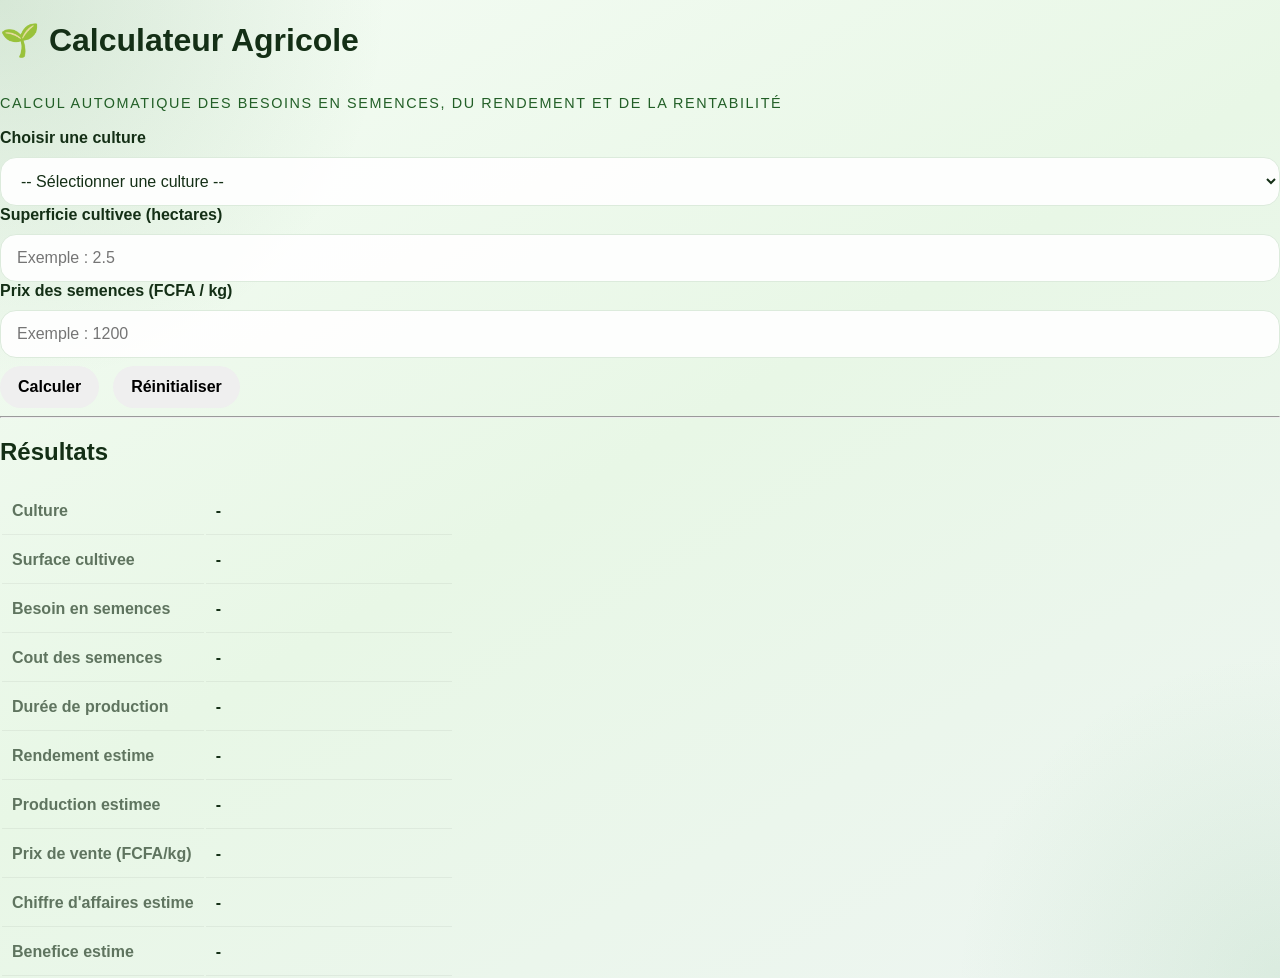
<file: calculatore.html>
<!DOCTYPE html>
<html lang="fr">

<head>
    <meta charset="UTF-8">
    <meta name="viewport" content="width=device-width, initial-scale=1.0">

    <title>Calculateur Agricole - Besoins en Semences</title>

    <link rel="stylesheet" href="calculator.css">
</head>

<body>

<div class="container">

    <div class="calculator">

        <h1>🌱 Calculateur Agricole</h1>

        <p class="subtitle">
            Calcul automatique des besoins en semences, du rendement et de la rentabilité
        </p>

        <div class="form-group">

            <label for="culture">
                Choisir une culture
            </label>

            <select id="culture">

                <option value="">-- Sélectionner une culture --</option>

                <option value="mais">🌽 Maïs</option>

                <option value="sorgho">🌾 Sorgho</option>

                <option value="mil">🌾 Mil</option>

                <option value="arachide">🥜 Arachide</option>

                <option value="gombo">🥬 Gombo</option>

                <option value="tomate">🍅 Tomate</option>

                <option value="piment">🌶️ Piment</option>

                <option value="oignon">🧅 Oignon</option>

                <option value="papaye">🥭 Papaye</option>

                <option value="poivron">🫑 Poivron</option>

            </select>

        </div>

        <div class="form-group">

            <label for="surface">
                Superficie cultivee (hectares)
            </label>

            <input
                type="number"
                id="surface"
                min="0"
                step="0.01"
                placeholder="Exemple : 2.5">

        </div>

        <div class="form-group">

            <label for="prix">
                Prix des semences (FCFA / kg)
            </label>

            <input
                type="number"
                id="prix"
                min="0"
                placeholder="Exemple : 1200">

        </div>

        <div class="buttons">

            <button onclick="calculer()">
                Calculer
            </button>

            <button onclick="reinitialiser()">
                Réinitialiser
            </button>

        </div>

        <hr>

        <h2>Résultats</h2>

        <div id="resultat">

            <table class="result-table">

                <tr>

                    <th>Culture</th>

                    <td id="resCulture">-</td>

                </tr>

                <tr>

                    <th>Surface cultivee</th>

                    <td id="resSurface">-</td>

                </tr>

                <tr>

                    <th>Besoin en semences</th>

                    <td id="resSemence">-</td>

                </tr>

                <tr>

                    <th>Cout des semences</th>

                    <td id="resCout">-</td>

                </tr>

                <tr>

                    <th>Durée de production</th>

                    <td id="resDuree">-</td>

                </tr>

                <tr>

                    <th>Rendement estime</th>

                    <td id="resRendement">-</td>

                </tr>

                <tr>

                    <th>Production estimee</th>

                    <td id="resProduction">-</td>

                </tr>

                <tr>

                    <th>Prix de vente (FCFA/kg)</th>

                    <td id="resPrixVente">-</td>

                </tr>

                <tr>

                    <th>Chiffre d'affaires estime</th>

                    <td id="resCA">-</td>

                </tr>

                <tr>

                    <th>Benefice estime</th>

                    <td id="resBenefice">-</td>

                </tr>

            </table>

        </div>

    </div>

</div>

<script src="calculator.js"></script>

</body>
</html>
</file>
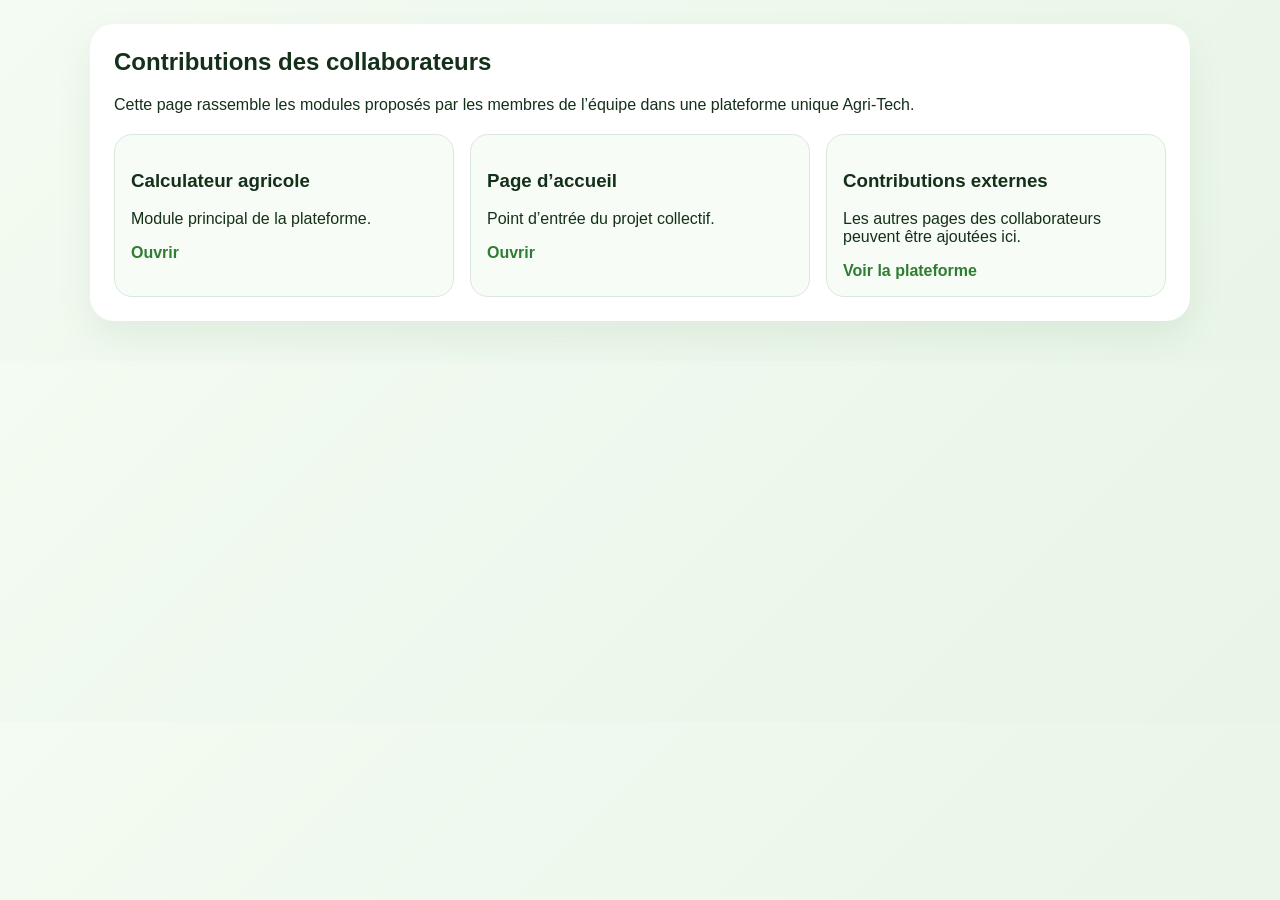
<file: collaborateurs.html>
<!DOCTYPE html>
<html lang="fr">
<head>
    <meta charset="UTF-8">
    <meta name="viewport" content="width=device-width, initial-scale=1.0">
    <title>Contributions des collaborateurs - Agri-Tech</title>
    <style>
        body {
            margin: 0;
            font-family: "Segoe UI", Tahoma, Geneva, Verdana, sans-serif;
            background: linear-gradient(135deg, #f4fbf2 0%, #e8f5e8 100%);
            color: #143019;
        }
        .page { max-width: 1100px; margin: 0 auto; padding: 24px 16px 40px; }
        .card {
            background: white;
            border-radius: 24px;
            padding: clamp(16px, 3vw, 24px);
            box-shadow: 0 16px 36px rgba(34, 95, 39, 0.08);
        }
        h1 { margin-top: 0; }
        .grid { display: grid; grid-template-columns: repeat(auto-fit, minmax(220px, 1fr)); gap: 16px; margin-top: 20px; }
        @media (max-width: 600px) {
            .page { padding: 16px 12px 28px; }
            .grid { grid-template-columns: 1fr; }
            h1 { font-size: 1.5rem; }
        }
        .module {
            border: 1px solid #dbe8dc;
            border-radius: 18px;
            padding: 16px;
            background: #f7fcf6;
        }
        a { color: #2f7d32; font-weight: 700; text-decoration: none; }
    </style>
</head>
<body>
    <main class="page">
        <section class="card">
            <h1>Contributions des collaborateurs</h1>
            <p>Cette page rassemble les modules proposés par les membres de l’équipe dans une plateforme unique Agri-Tech.</p>
            <div class="grid">
                <div class="module">
                    <h3>Calculateur agricole</h3>
                    <p>Module principal de la plateforme.</p>
                    <a href="Agri-Tech/calculator.html">Ouvrir</a>
                </div>
                <div class="module">
                    <h3>Page d’accueil</h3>
                    <p>Point d’entrée du projet collectif.</p>
                    <a href="index.html">Ouvrir</a>
                </div>
                <div class="module">
                    <h3>Contributions externes</h3>
                    <p>Les autres pages des collaborateurs peuvent être ajoutées ici.</p>
                    <a href="index.html">Voir la plateforme</a>
                </div>
            </div>
        </section>
    </main>
</body>
</html>
</file>
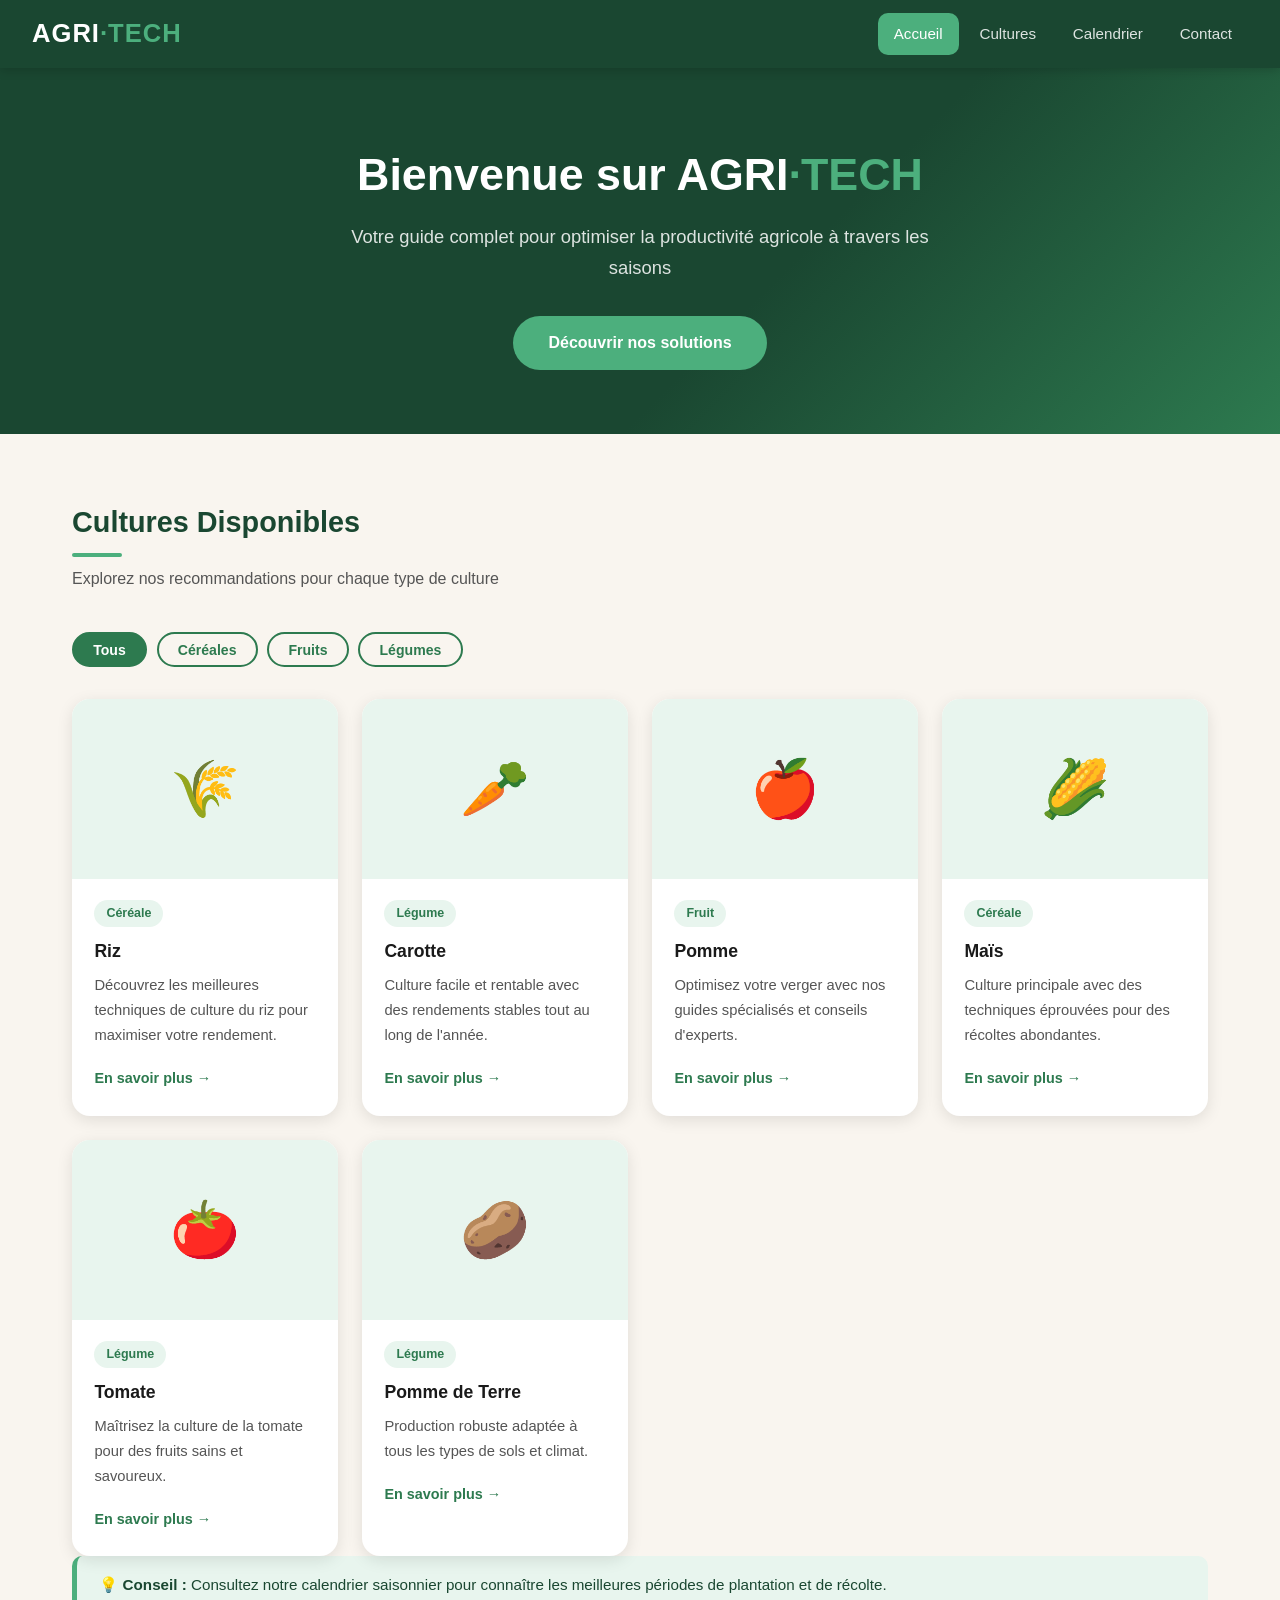
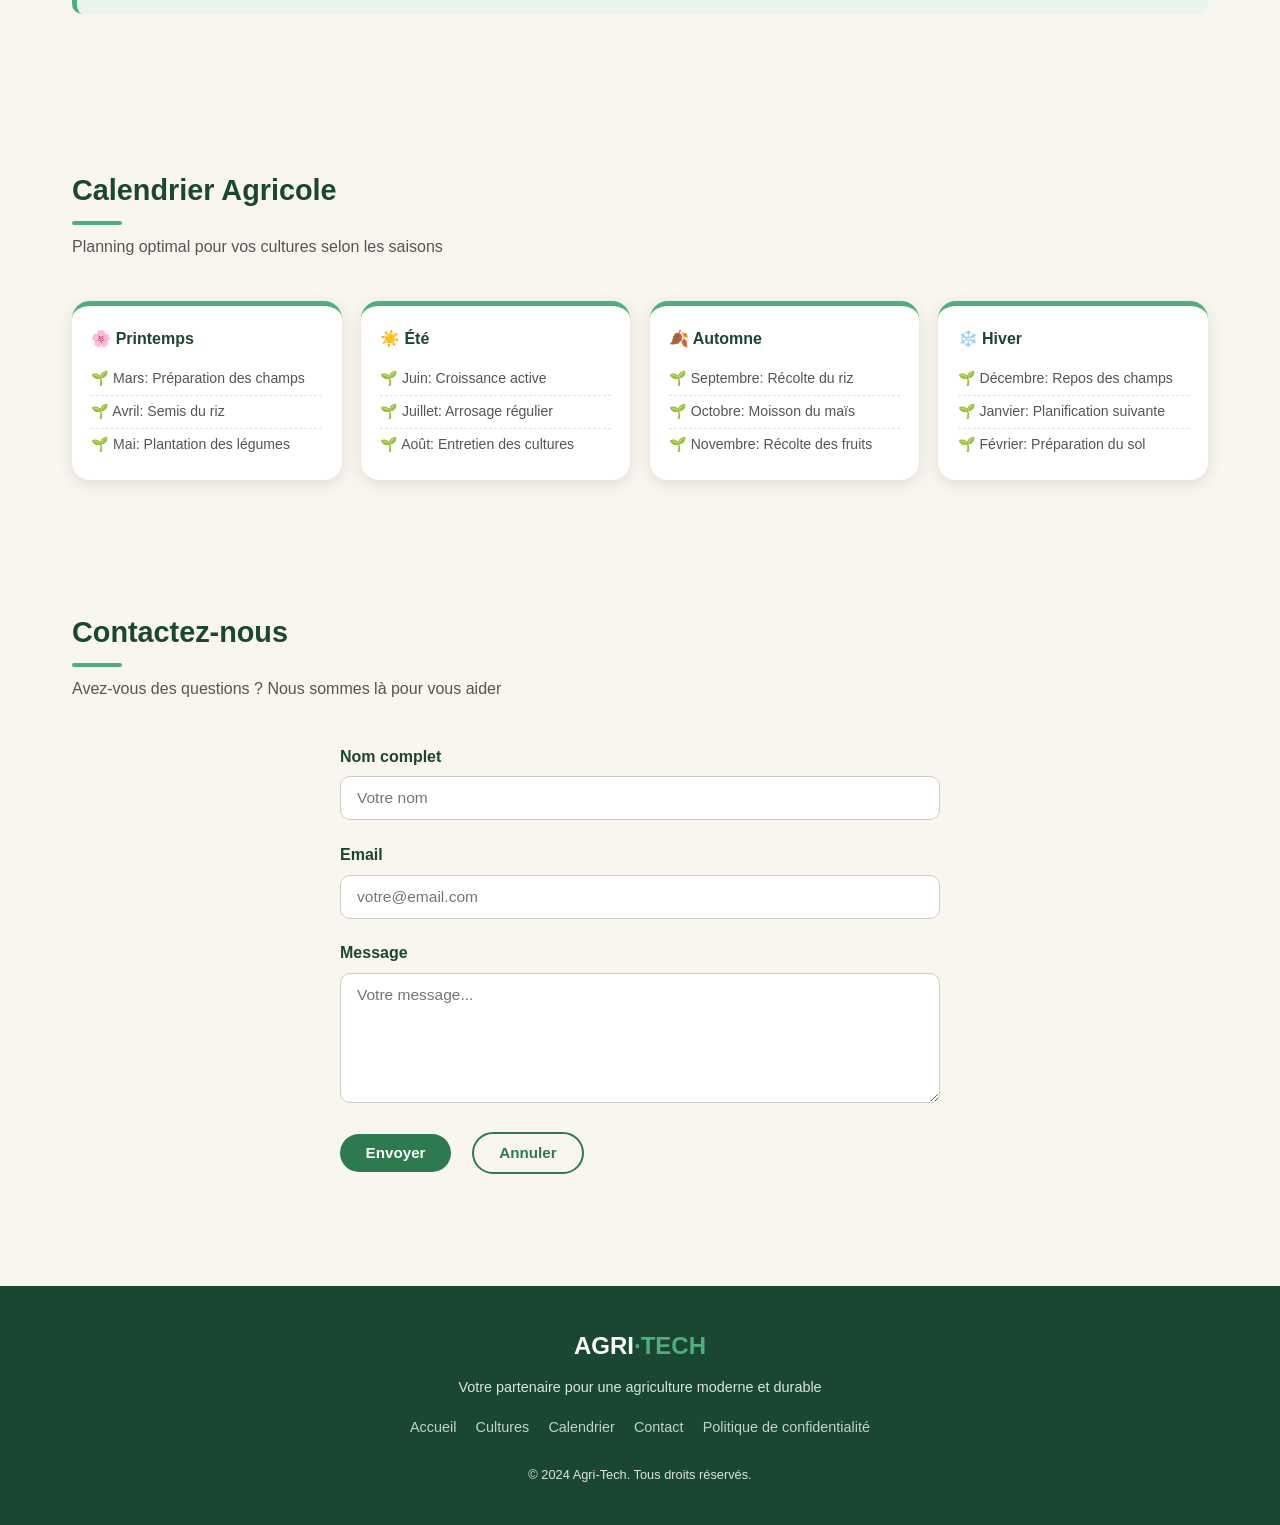
<file: preview.html>
<!DOCTYPE html>
<html lang="fr">
<head>
    <meta charset="UTF-8">
    <meta name="viewport" content="width=device-width, initial-scale=1.0">
    <title>Agri-Tech - Aperçu CSS</title>
    <link rel="stylesheet" href="CSS/style-ibrahima.css">
</head>
<body>
    <!-- NAVBAR -->
    <nav class="navbar">
        <div class="logo">AGRI<span>·TECH</span></div>
        <div class="nav-links">
            <a href="#home" class="active">Accueil</a>
            <a href="#cultures">Cultures</a>
            <a href="#calendar">Calendrier</a>
            <a href="#contact">Contact</a>
        </div>
        <div class="nav-toggle">
            <span></span>
            <span></span>
            <span></span>
        </div>
    </nav>

    <!-- HERO SECTION -->
    <section class="hero" id="home">
        <h1>Bienvenue sur AGRI<span>·TECH</span></h1>
        <p>Votre guide complet pour optimiser la productivité agricole à travers les saisons</p>
        <a href="#cultures" class="btn-hero">Découvrir nos solutions</a>
    </section>

    <!-- SECTION CULTURES -->
    <section class="section" id="cultures">
        <h2 class="section-title">Cultures Disponibles</h2>
        <p class="section-subtitle">Explorez nos recommandations pour chaque type de culture</p>
        
        <div class="filtres">
            <button class="filtre-btn actif">Tous</button>
            <button class="filtre-btn">Céréales</button>
            <button class="filtre-btn">Fruits</button>
            <button class="filtre-btn">Légumes</button>
        </div>

        <div class="cards-grid">
            <!-- Card 1 -->
            <div class="card">
                <div class="card-img">🌾</div>
                <div class="card-body">
                    <span class="card-tag">Céréale</span>
                    <h3>Riz</h3>
                    <p>Découvrez les meilleures techniques de culture du riz pour maximiser votre rendement.</p>
                    <a href="#" class="card-link">En savoir plus →</a>
                </div>
            </div>

            <!-- Card 2 -->
            <div class="card">
                <div class="card-img">🥕</div>
                <div class="card-body">
                    <span class="card-tag">Légume</span>
                    <h3>Carotte</h3>
                    <p>Culture facile et rentable avec des rendements stables tout au long de l'année.</p>
                    <a href="#" class="card-link">En savoir plus →</a>
                </div>
            </div>

            <!-- Card 3 -->
            <div class="card">
                <div class="card-img">🍎</div>
                <div class="card-body">
                    <span class="card-tag">Fruit</span>
                    <h3>Pomme</h3>
                    <p>Optimisez votre verger avec nos guides spécialisés et conseils d'experts.</p>
                    <a href="#" class="card-link">En savoir plus →</a>
                </div>
            </div>

            <!-- Card 4 -->
            <div class="card">
                <div class="card-img">🌽</div>
                <div class="card-body">
                    <span class="card-tag">Céréale</span>
                    <h3>Maïs</h3>
                    <p>Culture principale avec des techniques éprouvées pour des récoltes abondantes.</p>
                    <a href="#" class="card-link">En savoir plus →</a>
                </div>
            </div>

            <!-- Card 5 -->
            <div class="card">
                <div class="card-img">🍅</div>
                <div class="card-body">
                    <span class="card-tag">Légume</span>
                    <h3>Tomate</h3>
                    <p>Maîtrisez la culture de la tomate pour des fruits sains et savoureux.</p>
                    <a href="#" class="card-link">En savoir plus →</a>
                </div>
            </div>

            <!-- Card 6 -->
            <div class="card">
                <div class="card-img">🥔</div>
                <div class="card-body">
                    <span class="card-tag">Légume</span>
                    <h3>Pomme de Terre</h3>
                    <p>Production robuste adaptée à tous les types de sols et climat.</p>
                    <a href="#" class="card-link">En savoir plus →</a>
                </div>
            </div>
        </div>

        <div class="info-box">
            <strong>💡 Conseil :</strong> Consultez notre calendrier saisonnier pour connaître les meilleures périodes de plantation et de récolte.
        </div>
    </section>

    <!-- SECTION CALENDRIER -->
    <section class="section" id="calendar">
        <h2 class="section-title">Calendrier Agricole</h2>
        <p class="section-subtitle">Planning optimal pour vos cultures selon les saisons</p>

        <div class="calendrier-grid">
            <!-- Printemps -->
            <div class="mois-card">
                <h3>🌸 Printemps</h3>
                <ul>
                    <li>Mars: Préparation des champs</li>
                    <li>Avril: Semis du riz</li>
                    <li>Mai: Plantation des légumes</li>
                </ul>
            </div>

            <!-- Été -->
            <div class="mois-card">
                <h3>☀️ Été</h3>
                <ul>
                    <li>Juin: Croissance active</li>
                    <li>Juillet: Arrosage régulier</li>
                    <li>Août: Entretien des cultures</li>
                </ul>
            </div>

            <!-- Automne -->
            <div class="mois-card">
                <h3>🍂 Automne</h3>
                <ul>
                    <li>Septembre: Récolte du riz</li>
                    <li>Octobre: Moisson du maïs</li>
                    <li>Novembre: Récolte des fruits</li>
                </ul>
            </div>

            <!-- Hiver -->
            <div class="mois-card">
                <h3>❄️ Hiver</h3>
                <ul>
                    <li>Décembre: Repos des champs</li>
                    <li>Janvier: Planification suivante</li>
                    <li>Février: Préparation du sol</li>
                </ul>
            </div>
        </div>
    </section>

    <!-- SECTION CONTACT -->
    <section class="section" id="contact">
        <h2 class="section-title">Contactez-nous</h2>
        <p class="section-subtitle">Avez-vous des questions ? Nous sommes là pour vous aider</p>

        <form style="max-width: 600px; margin: 0 auto;">
            <div class="form-group">
                <label for="nom">Nom complet</label>
                <input type="text" id="nom" placeholder="Votre nom" required>
            </div>

            <div class="form-group">
                <label for="email">Email</label>
                <input type="email" id="email" placeholder="votre@email.com" required>
            </div>

            <div class="form-group">
                <label for="message">Message</label>
                <textarea id="message" placeholder="Votre message..." required></textarea>
            </div>

            <button type="submit" class="btn btn-primary">Envoyer</button>
            <button type="reset" class="btn btn-outline" style="margin-left: 1rem;">Annuler</button>
        </form>
    </section>

    <!-- FOOTER -->
    <footer>
        <div class="footer-logo">AGRI<span>·TECH</span></div>
        <p>Votre partenaire pour une agriculture moderne et durable</p>
        <div class="footer-links">
            <a href="#home">Accueil</a>
            <a href="#cultures">Cultures</a>
            <a href="#calendar">Calendrier</a>
            <a href="#contact">Contact</a>
            <a href="#">Politique de confidentialité</a>
        </div>
        <p style="margin-top: 1.5rem; font-size: 0.8rem;">© 2024 Agri-Tech. Tous droits réservés.</p>
    </footer>

    <script>
        // Menu toggle pour mobile
        document.querySelector('.nav-toggle').addEventListener('click', function() {
            document.querySelector('.nav-links').classList.toggle('open');
        });

        // Fermer le menu au clic sur un lien
        document.querySelectorAll('.nav-links a').forEach(link => {
            link.addEventListener('click', function() {
                document.querySelector('.nav-links').classList.remove('open');
            });
        });

        // Filtres de culture
        document.querySelectorAll('.filtre-btn').forEach(btn => {
            btn.addEventListener('click', function() {
                document.querySelectorAll('.filtre-btn').forEach(b => b.classList.remove('actif'));
                this.classList.add('actif');
            });
        });

        // Smooth scroll
        document.querySelectorAll('a[href^="#"]').forEach(anchor => {
            anchor.addEventListener('click', function (e) {
                e.preventDefault();
                const target = document.querySelector(this.getAttribute('href'));
                if (target) {
                    target.scrollIntoView({ behavior: 'smooth' });
                }
            });
        });
    </script>
</body>
</html>
</file>
<file: calculator.css>
:root {
    --bg: radial-gradient(circle at top left, rgba(75, 139, 76, 0.18), transparent 24%),
          radial-gradient(circle at bottom right, rgba(115, 187, 126, 0.16), transparent 20%),
          linear-gradient(150deg, #f5fcf5 0%, #e8f7e6 48%, #eef5f2 100%);
    --card: rgba(255, 255, 255, 0.96);
    --text: #142f16;
    --muted: #5f745f;
    --primary: #2f7d32;
    --primary-dark: #225f27;
    --border: #dcebdc;
    --danger: #c62828;
    --shadow: 0 30px 60px rgba(31, 58, 31, 0.12);
}

body.dark {
    --bg: radial-gradient(circle at top left, rgba(133, 178, 135, 0.16), transparent 24%),
          radial-gradient(circle at bottom right, rgba(55, 97, 62, 0.16), transparent 20%),
          linear-gradient(150deg, #09110d 0%, #0e1a13 48%, #121d15 100%);
    --card: rgba(18, 31, 24, 0.96);
    --text: #e8f1e8;
    --muted: #9eb59c;
    --primary: #86c47b;
    --primary-dark: #569f55;
    --border: rgba(154, 198, 149, 0.18);
    --danger: #ff6b6b;
    --shadow: 0 30px 60px rgba(0, 0, 0, 0.42);
}

* {
    box-sizing: border-box;
}

html {
    scroll-behavior: smooth;
}

body {
    margin: 0;
    font-family: "Inter", "Segoe UI", Tahoma, Geneva, Verdana, sans-serif;
    background: var(--bg);
    color: var(--text);
    min-height: 100vh;
    transition: background 0.3s ease, color 0.3s ease;
}

.page {
    min-height: 100vh;
    display: grid;
    place-items: center;
    padding: 32px 20px;
}

.page-shell {
    width: min(100%, 1180px);
    display: grid;
    gap: 32px;
}

.topbar {
    display: flex;
    justify-content: space-between;
    align-items: center;
    gap: 16px;
    padding: 18px 24px;
    background: rgba(255, 255, 255, 0.64);
    border: 1px solid rgba(255, 255, 255, 0.45);
    border-radius: 20px;
    backdrop-filter: blur(16px);
    box-shadow: 0 18px 45px rgba(31, 58, 31, 0.08);
}

body.dark .topbar {
    background: rgba(20, 32, 26, 0.75);
    border-color: rgba(255, 255, 255, 0.08);
}

.brand {
    display: flex;
    flex-direction: column;
    gap: 4px;
}

.brand-mark {
    font-size: 1.2rem;
    font-weight: 800;
}

.brand-note {
    color: var(--muted);
    font-size: 0.95rem;
}

.hero-grid {
    display: grid;
    grid-template-columns: 1.2fr 0.9fr;
    gap: 28px;
    align-items: start;
}

.hero-copy {
    padding: 32px 0;
}

.eyebrow,
.subtitle,
.overline {
    display: inline-flex;
    align-items: center;
    gap: 10px;
    font-size: 0.9rem;
    letter-spacing: 0.11em;
    text-transform: uppercase;
    color: var(--primary-dark);
    margin-bottom: 18px;
}

body.dark .eyebrow,
body.dark .subtitle,
body.dark .overline {
    color: var(--primary);
}

.hero-copy h1 {
    margin: 0;
    font-size: clamp(2.5rem, 4vw, 3.8rem);
    line-height: 1.05;
    max-width: 760px;
}

.hero-description {
    margin: 24px 0 24px;
    max-width: 680px;
    color: var(--muted);
    font-size: 1.05rem;
    line-height: 1.75;
}

.hero-actions {
    margin-bottom: 24px;
}

.hero-dashboard {
    display: grid;
    grid-template-columns: repeat(3, minmax(0, 1fr));
    gap: 14px;
    margin-bottom: 28px;
}

.dash-card {
    display: flex;
    flex-direction: column;
    gap: 8px;
    background: rgba(255, 255, 255, 0.92);
    border: 1px solid rgba(255, 255, 255, 0.7);
    border-radius: 20px;
    padding: 18px 16px;
    box-shadow: 0 16px 32px rgba(47, 125, 50, 0.08);
}

.dash-card span {
    color: var(--muted);
    font-size: 0.95rem;
    text-transform: uppercase;
    letter-spacing: 0.1em;
}

.dash-card strong {
    font-size: 1.1rem;
}

.performance-dashboard {
    display: grid;
    grid-template-columns: repeat(3, minmax(0, 1fr));
    gap: 18px;
    margin: 18px 0 4px;
}

.perf-card {
    background: rgba(255, 255, 255, 0.96);
    border: 1px solid rgba(255, 255, 255, 0.7);
    border-radius: 24px;
    padding: 24px;
    box-shadow: 0 22px 42px rgba(31, 58, 31, 0.08);
}

.pulse-card {
    animation: pulseHighlight 5s ease-in-out infinite;
}

.perf-label {
    display: block;
    color: var(--muted);
    font-size: 0.85rem;
    text-transform: uppercase;
    letter-spacing: 0.12em;
    margin-bottom: 10px;
}

.perf-card strong {
    font-size: 1.3rem;
}

@keyframes pulseHighlight {
    0%, 100% { box-shadow: 0 24px 45px rgba(47, 125, 50, 0.10); }
    50% { box-shadow: 0 24px 45px rgba(47, 125, 50, 0.22); }
}

.hero-copy {
    position: relative;
}

.hero-copy::after {
    content: '';
    position: absolute;
    top: 0;
    left: -20px;
    width: 120px;
    height: 120px;
    background: radial-gradient(circle, rgba(47,125,50,0.24), transparent 65%);
    filter: blur(16px);
    animation: floatGlow 10s ease-in-out infinite;
    pointer-events: none;
}

@keyframes floatGlow {
    0%, 100% { transform: translateY(0) translateX(0); }
    50% { transform: translateY(-12px) translateX(8px); }
}

.hero-stats div {
    background: rgba(255, 255, 255, 0.85);
    border: 1px solid rgba(255, 255, 255, 0.6);
    border-radius: 20px;
    padding: 18px 20px;
    box-shadow: 0 16px 30px rgba(31, 58, 31, 0.06);
}

body.dark .hero-stats div {
    background: rgba(255, 255, 255, 0.06);
    border-color: rgba(255, 255, 255, 0.1);
}

.hero-stats strong {
    display: block;
    font-size: 1.4rem;
    margin-bottom: 6px;
}

.hero-stats span {
    color: var(--muted);
}

.calculator-card {
    background: var(--card);
    border: 1px solid var(--border);
    border-radius: 32px;
    box-shadow: var(--shadow);
    padding: 28px;
    position: relative;
    overflow: hidden;
}

body.dark .calculator-card {
    background: rgba(18, 31, 24, 0.96);
}

.calculator-card::before {
    content: "";
    position: absolute;
    top: -40px;
    right: -40px;
    width: 160px;
    height: 160px;
    border-radius: 50%;
    background: rgba(47, 125, 50, 0.12);
}

body.dark .calculator-card::before {
    background: rgba(134, 196, 123, 0.12);
}

.calculator-card-header {
    display: flex;
    justify-content: space-between;
    align-items: flex-start;
    gap: 16px;
    margin-bottom: 24px;
}

.calculator-card-header h2 {
    margin: 4px 0 0;
    font-size: 1.45rem;
}

.form-grid {
    display: grid;
    grid-template-columns: repeat(2, minmax(0, 1fr));
    gap: 16px;
    margin-bottom: 20px;
}

.form-group {
    display: flex;
    flex-direction: column;
    gap: 10px;
}

label {
    font-weight: 700;
}

input,
select {
    width: 100%;
    padding: 14px 16px;
    border-radius: 16px;
    border: 1px solid var(--border);
    font-size: 1rem;
    color: var(--text);
    background: rgba(255, 255, 255, 0.92);
}

body.dark input,
body.dark select {
    background: rgba(255, 255, 255, 0.08);
}

input:focus,
select:focus {
    outline: none;
    border-color: var(--primary);
    box-shadow: 0 0 0 3px rgba(47, 125, 50, 0.16);
}

.buttons {
    display: flex;
    gap: 14px;
    flex-wrap: wrap;
    margin-top: 8px;
}

button,
a.btn-primary {
    border: none;
    border-radius: 999px;
    padding: 12px 18px;
    font-size: 1rem;
    font-weight: 700;
    cursor: pointer;
    transition: transform 0.2s ease, box-shadow 0.2s ease, background 0.2s ease;
}

button:hover,
a.btn-primary:hover {
    transform: translateY(-1px);
}

button:active,
a.btn-primary:active {
    transform: translateY(0);
}

.btn-primary,
a.btn-primary {
    display: inline-flex;
    align-items: center;
    justify-content: center;
    background: linear-gradient(135deg, var(--primary), var(--primary-dark));
    color: white;
    box-shadow: 0 12px 24px rgba(47, 125, 50, 0.2);
    text-decoration: none;
}

.btn-secondary {
    background: rgba(15, 30, 20, 0.08);
    color: var(--text);
}

.theme-toggle {
    background: transparent;
    border: 1px solid var(--border);
    color: var(--text);
    border-radius: 999px;
    padding: 10px 16px;
    cursor: pointer;
    transition: background 0.2s ease, color 0.2s ease, transform 0.2s ease;
}

.theme-toggle:hover {
    background: rgba(255, 255, 255, 0.15);
    transform: translateY(-1px);
}

body.dark .theme-toggle {
    background: rgba(255, 255, 255, 0.08);
    border-color: rgba(255, 255, 255, 0.18);
}

.feedback {
    min-height: 24px;
    margin-top: 16px;
    font-weight: 600;
    color: var(--primary-dark);
}

body.dark .feedback {
    color: var(--primary);
}

.results {
    margin-top: 24px;
    padding: 20px;
    border-radius: 24px;
    background: rgba(255, 255, 255, 0.95);
    border: 1px solid var(--border);
}

body.dark .results {
    background: rgba(255, 255, 255, 0.06);
}

.result-grid {
    display: grid;
    grid-template-columns: 1.2fr 0.9fr;
    gap: 22px;
    align-items: start;
}

.result-summary {
    min-width: 0;
}

.insights-panel {
    display: grid;
    gap: 16px;
}

.metric-card,
.advice-card,
.history-card {
    background: rgba(255, 255, 255, 0.95);
    border: 1px solid rgba(255, 255, 255, 0.7);
    border-radius: 24px;
    padding: 20px;
    box-shadow: 0 20px 40px rgba(31, 58, 31, 0.06);
}

body.dark .metric-card,
body.dark .advice-card,
body.dark .history-card {
    background: rgba(255, 255, 255, 0.06);
    border-color: rgba(255, 255, 255, 0.12);
}

.metric-card .metric-label,
.advice-card .advice-title {
    margin: 0 0 10px;
    color: var(--muted);
    text-transform: uppercase;
    letter-spacing: 0.1em;
    font-size: 0.9rem;
}

.metric-card strong {
    display: block;
    font-size: 1.4rem;
    margin-top: 8px;
}

.advice-card p {
    margin: 0;
    line-height: 1.7;
}

.history-card {
    margin-top: 18px;
}

.history-header {
    display: flex;
    justify-content: space-between;
    gap: 10px;
    align-items: center;
    margin-bottom: 16px;
}

.history-header h2 {
    margin: 0;
    font-size: 1.15rem;
}

.history-note {
    color: var(--muted);
    font-size: 0.95rem;
}

.history-list {
    display: grid;
    gap: 12px;
}

.history-item {
    padding: 16px;
    border-radius: 18px;
    background: rgba(255, 255, 255, 0.92);
    border: 1px solid rgba(255, 255, 255, 0.6);
}

.comparison-card {
    margin-top: 24px;
    background: rgba(255, 255, 255, 0.95);
    border: 1px solid rgba(255, 255, 255, 0.7);
    border-radius: 24px;
    padding: 22px;
    box-shadow: 0 20px 40px rgba(31, 58, 31, 0.06);
}

body.dark .comparison-card {
    background: rgba(255, 255, 255, 0.06);
    border-color: rgba(255, 255, 255, 0.12);
}

.comparison-card h3 {
    margin: 0 0 16px;
}

.comparison-result {
    color: var(--muted);
    line-height: 1.8;
}

.full-width {
    grid-column: 1 / -1;
}

.secondary-actions {
    display: flex;
    gap: 12px;
    flex-wrap: wrap;
    margin-top: 12px;
}

.action-plan-list {
    list-style: none;
    padding: 0;
    margin: 0;
    display: grid;
    gap: 10px;
}

.action-plan-list li {
    background: rgba(255, 255, 255, 0.95);
    border-radius: 16px;
    padding: 14px 16px;
    border: 1px solid rgba(255, 255, 255, 0.6);
    color: var(--text);
}

body.dark .action-plan-list li {
    background: rgba(255, 255, 255, 0.08);
    border-color: rgba(255, 255, 255, 0.12);
}

.visual-section {
    display: grid;
    grid-template-columns: 1.35fr 0.9fr;
        gap: 14px;
        margin-top: 12px;
    }

    .chart-card,
    .plan-action-card {
        background: rgba(255, 255, 255, 0.95);
        border: 1px solid rgba(255, 255, 255, 0.7);
        border-radius: 22px;
        padding: 14px;
        box-shadow: 0 14px 24px rgba(31, 58, 31, 0.05);
    padding: 16px;
}

#yieldChart {
    width: 100%;
    height: 180px;
    border-radius: 18px;
    background: var(--bg);
}

.action-plan-list li {
    background: rgba(255, 255, 255, 0.95);
    border-radius: 16px;
    padding: 12px 14px;
    border: 1px solid rgba(255, 255, 255, 0.6);
    color: var(--text);
}

body.dark .chart-card,
body.dark .plan-action-card {
    background: rgba(255, 255, 255, 0.06);
    border-color: rgba(255, 255, 255, 0.12);
}

.chart-header {
    margin-bottom: 18px;
}

.chart-header h3 {
    margin: 0;
}

#yieldChart {
    width: 100%;
    height: auto;
    border-radius: 18px;
    background: var(--bg);
}

body.dark .history-item {
    background: rgba(255, 255, 255, 0.08);
    border-color: rgba(255, 255, 255, 0.12);
}

.history-item strong {
    display: block;
    margin-bottom: 6px;
}

.innovation {
    display: grid;
    grid-template-columns: repeat(3, minmax(0, 1fr));
    gap: 18px;
}

.innovation-item {
    background: rgba(255, 255, 255, 0.95);
    border: 1px solid rgba(255, 255, 255, 0.55);
    border-radius: 24px;
    padding: 26px;
    box-shadow: 0 24px 40px rgba(31, 58, 31, 0.05);
}

body.dark .innovation-item {
    background: rgba(255, 255, 255, 0.06);
    border-color: rgba(255, 255, 255, 0.1);
}

.innovation-item h3 {
    margin-top: 0;
    margin-bottom: 12px;
}

.innovation-item p {
    margin: 0;
    color: var(--muted);
    line-height: 1.75;
}

.result-table th,
.result-table td {
    padding: 14px 10px;
    text-align: left;
    border-bottom: 1px solid rgba(0, 0, 0, 0.05);
}

body.dark .result-table th,
body.dark .result-table td {
    border-color: rgba(255, 255, 255, 0.08);
}

.result-table th {
    font-weight: 700;
    color: var(--muted);
    width: 45%;
}

.result-table td {
    font-weight: 600;
}

.features {
    display: grid;
    grid-template-columns: repeat(3, minmax(0, 1fr));
    gap: 18px;
}

.feature-item {
    background: rgba(255, 255, 255, 0.9);
    border: 1px solid rgba(255, 255, 255, 0.55);
    border-radius: 24px;
    padding: 26px;
    box-shadow: 0 24px 40px rgba(31, 58, 31, 0.05);
}

body.dark .feature-item {
    background: rgba(255, 255, 255, 0.06);
    border-color: rgba(255, 255, 255, 0.1);
}

.feature-item h3 {
    margin-top: 0;
    margin-bottom: 10px;
}

.feature-item p {
    margin: 0;
    color: var(--muted);
    line-height: 1.7;
}

.photo-gallery {
    display: grid;
    gap: 18px;
    margin-top: 24px;
    padding: 0 2px;
}

.gallery-header {
    display: flex;
    flex-direction: column;
    gap: 10px;
}

.gallery-header h3 {
    margin: 0;
    font-size: 2rem;
}

.gallery-grid {
    display: grid;
    grid-template-columns: repeat(4, minmax(0, 1fr));
    gap: 16px;
}

.gallery-card {
    position: relative;
    overflow: hidden;
    border-radius: 24px;
    min-height: 260px;
    background: rgba(255, 255, 255, 0.95);
    box-shadow: 0 24px 40px rgba(31, 58, 31, 0.08);
}

.gallery-card img {
    width: 100%;
    height: 100%;
    object-fit: cover;
    display: block;
    filter: saturate(1.05);
}

.gallery-copy {
    position: absolute;
    bottom: 0;
    left: 0;
    right: 0;
    padding: 18px 16px;
    background: linear-gradient(180deg, rgba(0,0,0,0) 0%, rgba(0,0,0,0.72) 100%);
    color: white;
}

.gallery-copy strong {
    display: block;
    font-size: 1.1rem;
    margin-bottom: 6px;
}

.gallery-copy span {
    font-size: 0.95rem;
    color: rgba(255, 255, 255, 0.85);
}

body.dark .gallery-card {
    background: rgba(255, 255, 255, 0.05);
}

@media (max-width: 1120px) {
    .gallery-grid {
        grid-template-columns: repeat(2, minmax(0, 1fr));
    }
}

@media (max-width: 720px) {
    .gallery-grid {
        grid-template-columns: 1fr;
    }
}

.overview {
    display: grid;
    grid-template-columns: 1.3fr 1fr;
    gap: 24px;
    align-items: start;
}

.overview-card {
    padding: 30px;
    background: linear-gradient(180deg, rgba(255,255,255,0.96), rgba(247, 252, 247, 0.8));
    border-radius: 28px;
    border: 1px solid rgba(255, 255, 255, 0.55);
    box-shadow: 0 30px 50px rgba(31, 58, 31, 0.08);
}

body.dark .overview-card {
    background: rgba(255, 255, 255, 0.04);
    border-color: rgba(255, 255, 255, 0.1);
}

.overview-card h3 {
    margin-top: 12px;
    margin-bottom: 12px;
    font-size: 2rem;
    line-height: 1.2;
}

.overview-card p {
    color: var(--muted);
    line-height: 1.75;
    margin: 0;
}

.overview-list {
    display: grid;
    gap: 18px;
}

.overview-item {
    background: rgba(255, 255, 255, 0.9);
    border-radius: 24px;
    padding: 22px;
    border: 1px solid rgba(255, 255, 255, 0.55);
}

body.dark .overview-item {
    background: rgba(255, 255, 255, 0.04);
    border-color: rgba(255, 255, 255, 0.1);
}

.overview-item h4 {
    margin: 0 0 10px;
}

.overview-item p {
    margin: 0;
    color: var(--muted);
    line-height: 1.7;
}

@media (max-width: 1024px) {
    .hero-grid,
    .overview,
    .result-grid,
    .innovation {
        grid-template-columns: 1fr;
    }

    .features {
        grid-template-columns: 1fr;
    }
}

@media (max-width: 720px) {
    .topbar {
        flex-direction: column;
        align-items: flex-start;
    }

    .hero-copy h1 {
        font-size: 2.5rem;
    }

    .form-grid {
        grid-template-columns: 1fr;
    }
}
</file>
<file: CSS/style-ibrahima.css>
/* ===========================
   AGRI·TECH — Feuille de style
   =========================== */

/* === Variables de couleurs === */
:root {
    --vert-fonce: #1a4731;
    --vert-moyen: #2d7a4f;
    --vert-clair: #4caf7d;
    --vert-pale: #e8f5ee;
    --jaune-or: #f5a623;
    --brun: #7c5c3e;
    --beige: #f9f5ef;
    --blanc: #ffffff;
    --gris-clair: #f4f4f4;
    --gris-texte: #555555;
    --noir-texte: #1a1a1a;
    --ombre: 0 4px 16px rgba(0,0,0,0.10);
    --radius: 10px;
    --radius-lg: 18px;
  }
  /* === Reset & Base === */
  * {
    margin: 0;
    padding: 0;
    box-sizing: border-box;
  }
  
  body {
    font-family: 'Segoe UI', Arial, sans-serif;
    background-color: var(--beige);
    color: var(--noir-texte);
    line-height: 1.7;
  }
  
  a {
    text-decoration: none;
    color: inherit;
  }
  
  img {
    max-width: 100%;
    display: block;
  }
  
  ul {
    list-style: none;
  }
/* === NAVBAR === */
  .navbar {
    background-color: var(--vert-fonce);
    padding: 0 2rem;
    display: flex;
    align-items: center;
    justify-content: space-between;
    height: 68px;
    position: sticky;
    top: 0;
    z-index: 999;
    box-shadow: 0 2px 10px rgba(0,0,0,0.18);
  }
  
  .navbar .logo {
    font-size: 1.6rem;
    font-weight: 800;
    color: var(--blanc);
    letter-spacing: 1px;
  }
  
  .navbar .logo span {
    color: var(--vert-clair);
  }
  
  .nav-links {
    display: flex;
    gap: 0.3rem;
  }
  
  .nav-links a {
    color: rgba(255,255,255,0.85);
    padding: 0.5rem 1rem;
    border-radius: var(--radius);
    font-size: 0.95rem;
    transition: background 0.2s, color 0.2s;
  }
  
  .nav-links a:hover,
  .nav-links a.active {
    background-color: var(--vert-clair);
    color: var(--blanc);
  }
  
  .nav-toggle {
    display: none;
    flex-direction: column;
    gap: 5px;
    cursor: pointer;
  }
  
  .nav-toggle span {
    width: 25px;
    height: 3px;
    background: var(--blanc);
    border-radius: 3px;
  }
 /* === HERO (Bannière principale) === */
  .hero {
    background: linear-gradient(135deg, var(--vert-fonce) 60%, var(--vert-moyen) 100%);
    color: var(--blanc);
    padding: 5rem 2rem 4rem;
    text-align: center;
  }
  
  .hero h1 {
    font-size: 2.8rem;
    font-weight: 800;
    line-height: 1.2;
    margin-bottom: 1.2rem;
  }
  
  .hero h1 span {
    color: var(--vert-clair);
  }
  
  .hero p {
    font-size: 1.15rem;
    max-width: 600px;
    margin: 0 auto 2rem;
    color: rgba(255,255,255,0.85);
  }
  
  .hero .btn-hero {
    background-color: var(--vert-clair);
    color: var(--blanc);
    padding: 0.85rem 2.2rem;
    border-radius: 50px;
    font-size: 1rem;
    font-weight: 600;
    display: inline-block;
    transition: background 0.2s, transform 0.2s;
  }
  
  .hero .btn-hero:hover {
    background-color: var(--jaune-or);
    transform: translateY(-2px);
  }
  
  /* === SECTIONS GÉNÉRALES === */
  .section {
    padding: 4rem 2rem;
    max-width: 1200px;
    margin: 0 auto;
  }
  
  .section-title {
    font-size: 1.8rem;
    font-weight: 700;
    color: var(--vert-fonce);
    margin-bottom: 0.5rem;
    position: relative;
    display: inline-block;
  }
  
  .section-title::after {
    content: '';
    display: block;
    width: 50px;
    height: 4px;
    background: var(--vert-clair);
    border-radius: 2px;
    margin-top: 0.4rem;
  }
  
  .section-subtitle {
    color: var(--gris-texte);
    margin-bottom: 2.5rem;
    font-size: 1rem;
  }
  
  /* === CARTES (cards) === */
  .cards-grid {
    display: grid;
    grid-template-columns: repeat(auto-fit, minmax(260px, 1fr));
    gap: 1.5rem;
  }
  
  .card {
    background: var(--blanc);
    border-radius: var(--radius-lg);
    box-shadow: var(--ombre);
    overflow: hidden;
    transition: transform 0.2s, box-shadow 0.2s;
  }
  
  .card:hover {
    transform: translateY(-5px);
    box-shadow: 0 8px 24px rgba(0,0,0,0.14);
  }
  
  .card-img {
    width: 100%;
    height: 180px;
    object-fit: cover;
    background: var(--vert-pale);
    display: flex;
    align-items: center;
    justify-content: center;
    font-size: 3.5rem;
  }
  
  .card-body {
    padding: 1.2rem 1.4rem 1.5rem;
  }
  
  .card-tag {
    display: inline-block;
    background: var(--vert-pale);
    color: var(--vert-moyen);
    font-size: 0.78rem;
    font-weight: 600;
    padding: 0.2rem 0.75rem;
    border-radius: 50px;
    margin-bottom: 0.6rem;
  }
  
  .card h3 {
    font-size: 1.1rem;
    font-weight: 700;
    color: var(--noir-texte);
    margin-bottom: 0.4rem;
  }
  
  .card p {
    font-size: 0.92rem;
    color: var(--gris-texte);
    margin-bottom: 1rem;
  }
  
  .card-link {
    color: var(--vert-moyen);
    font-weight: 600;
    font-size: 0.9rem;
    display: inline-flex;
    align-items: center;
    gap: 0.3rem;
    transition: color 0.2s;
  }
  
  .card-link:hover {
    color: var(--vert-clair);
  }    
  /* === BOUTONS === */
  .btn {
    display: inline-block;
    padding: 0.65rem 1.6rem;
    border-radius: 50px;
    font-weight: 600;
    font-size: 0.95rem;
    cursor: pointer;
    border: none;
    transition: background 0.2s, transform 0.2s;
  }
  
  .btn-primary {
    background: var(--vert-moyen);
    color: var(--blanc);
  }
  
  .btn-primary:hover {
    background: var(--vert-fonce);
    transform: translateY(-1px);
  }
  
  .btn-outline {
    background: transparent;
    color: var(--vert-moyen);
    border: 2px solid var(--vert-moyen);
  }
  
  .btn-outline:hover {
    background: var(--vert-pale);
  }
 /* === BADGES SAISON === */
  .badge {
    display: inline-block;
    padding: 0.25rem 0.85rem;
    border-radius: 50px;
    font-size: 0.8rem;
    font-weight: 600;
  }
  
  .badge-printemps { background: #e8f5e9; color: #2e7d32; }
  .badge-ete       { background: #fff3e0; color: #e65100; }
  .badge-automne   { background: #fbe9e7; color: #bf360c; }
  .badge-hiver     { background: #e3f2fd; color: #1565c0; }
  
  /* === FILTRES === */
  .filtres {
    display: flex;
    flex-wrap: wrap;
    gap: 0.6rem;
    margin-bottom: 2rem;
  }
  
  .filtre-btn {
    padding: 0.45rem 1.2rem;
    border-radius: 50px;
    border: 2px solid var(--vert-moyen);
    background: transparent;
    color: var(--vert-moyen);
    font-weight: 600;
    font-size: 0.88rem;
    cursor: pointer;
    transition: all 0.2s;
  }
  
  .filtre-btn:hover,
  .filtre-btn.actif {
    background: var(--vert-moyen);
    color: var(--blanc);
  }  
/* === CALENDRIER === */
  .calendrier-grid {
    display: grid;
    grid-template-columns: repeat(auto-fit, minmax(200px, 1fr));
    gap: 1.2rem;
  }
  
  .mois-card {
    background: var(--blanc);
    border-radius: var(--radius-lg);
    box-shadow: var(--ombre);
    padding: 1.2rem;
    border-top: 5px solid var(--vert-clair);
  }
  
  .mois-card h3 {
    color: var(--vert-fonce);
    font-size: 1rem;
    font-weight: 700;
    margin-bottom: 0.7rem;
  }
  
  .mois-card ul li {
    font-size: 0.88rem;
    color: var(--gris-texte);
    padding: 0.25rem 0;
    border-bottom: 1px dashed #e0e0e0;
  }
  
  .mois-card ul li:last-child {
    border-bottom: none;
  }
  
  .mois-card ul li::before {
    content: '🌱 ';
  }
/* === ALERTE / INFO BOX === */
  .info-box {
    background: var(--vert-pale);
    border-left: 5px solid var(--vert-clair);
    border-radius: var(--radius);
    padding: 1rem 1.4rem;
    margin-bottom: 1.5rem;
    font-size: 0.95rem;
    color: var(--vert-fonce);
  }
  
  /* === FORMULAIRE CONTACT === */
  .form-group {
    margin-bottom: 1.3rem;
  }
  
  .form-group label {
    display: block;
    font-weight: 600;
    margin-bottom: 0.4rem;
    color: var(--vert-fonce);
  }
  
  .form-group input,
  .form-group textarea,
  .form-group select {
    width: 100%;
    padding: 0.75rem 1rem;
    border: 1.5px solid #ccc;
    border-radius: var(--radius);
    font-size: 0.97rem;
    font-family: inherit;
    background: var(--blanc);
    transition: border-color 0.2s;
  }
  
  .form-group input:focus,
  .form-group textarea:focus,
  .form-group select:focus {
    outline: none;
    border-color: var(--vert-clair);
  }
  
  .form-group textarea {
    min-height: 130px;
    resize: vertical;
  }
  /* === FOOTER === */
  footer {
    background: var(--vert-fonce);
    color: rgba(255,255,255,0.85);
    text-align: center;
    padding: 2.5rem 1rem;
    margin-top: 3rem;
  }
  
  footer .footer-logo {
    font-size: 1.5rem;
    font-weight: 800;
    color: var(--blanc);
    margin-bottom: 0.5rem;
  }
  
  footer .footer-logo span {
    color: var(--vert-clair);
  }
  
  footer p {
    font-size: 0.9rem;
  }
  
  footer .footer-links {
    display: flex;
    justify-content: center;
    flex-wrap: wrap;
    gap: 1.2rem;
    margin: 1rem 0;
  }
  
  footer .footer-links a {
    color: rgba(255,255,255,0.75);
    font-size: 0.9rem;
    transition: color 0.2s;
  }
  
  footer .footer-links a:hover {
    color: var(--vert-clair);
  }
  
  /* === RESPONSIVE (mobile) === */
  @media (max-width: 768px) {
    .nav-links {
      display: none;
      flex-direction: column;
      position: absolute;
      top: 68px;
      left: 0;
      right: 0;
      background: var(--vert-fonce);
      padding: 1rem;
      gap: 0.5rem;
    }
  
    .nav-links.open {
      display: flex;
    }
  
    .nav-toggle {
      display: flex;
    }
  
    .hero h1 {
      font-size: 1.9rem;
    }
  
    .section {
      padding: 2.5rem 1rem;
    }
  
    .calendrier-grid {
      grid-template-columns: 1fr 1fr;
    }
  }
  
  @media (max-width: 480px) {
    .calendrier-grid {
      grid-template-columns: 1fr;
    }
  
    .hero h1 {
      font-size: 1.5rem;
    }
  }
</file>
